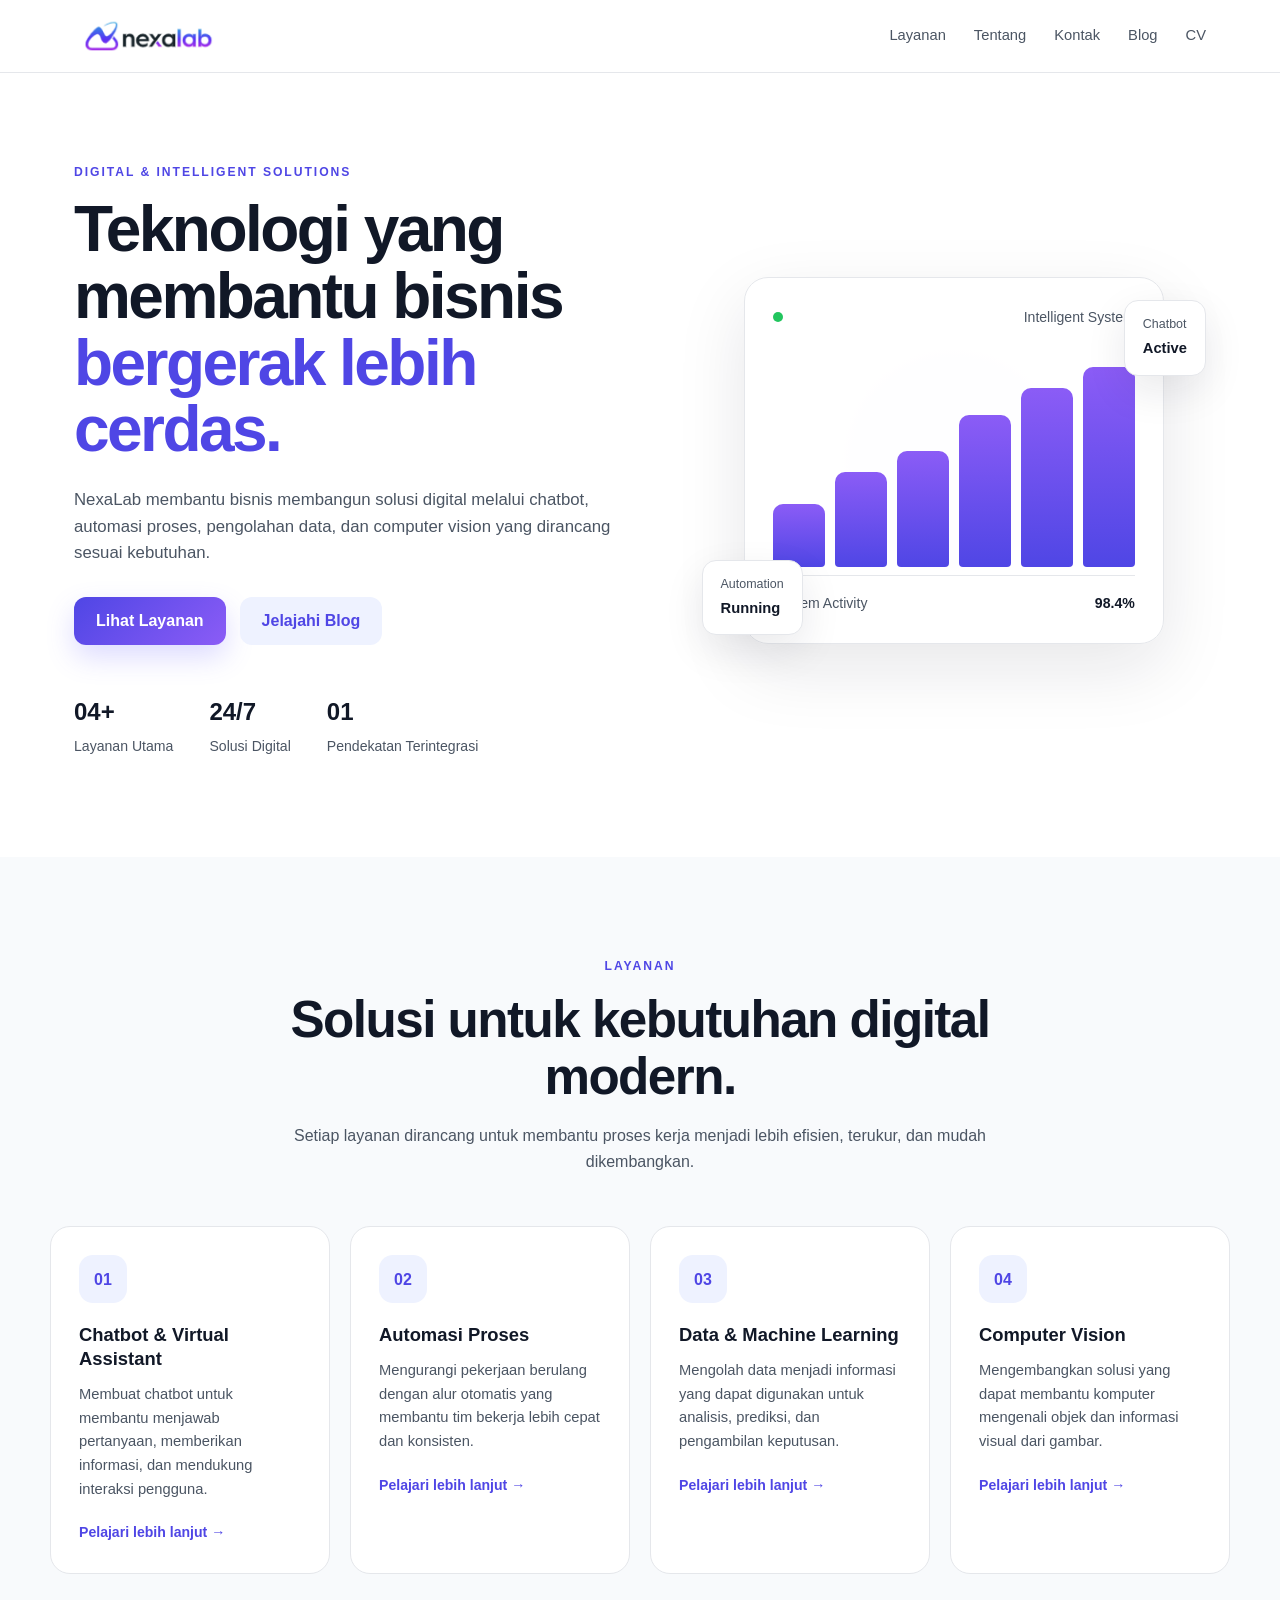
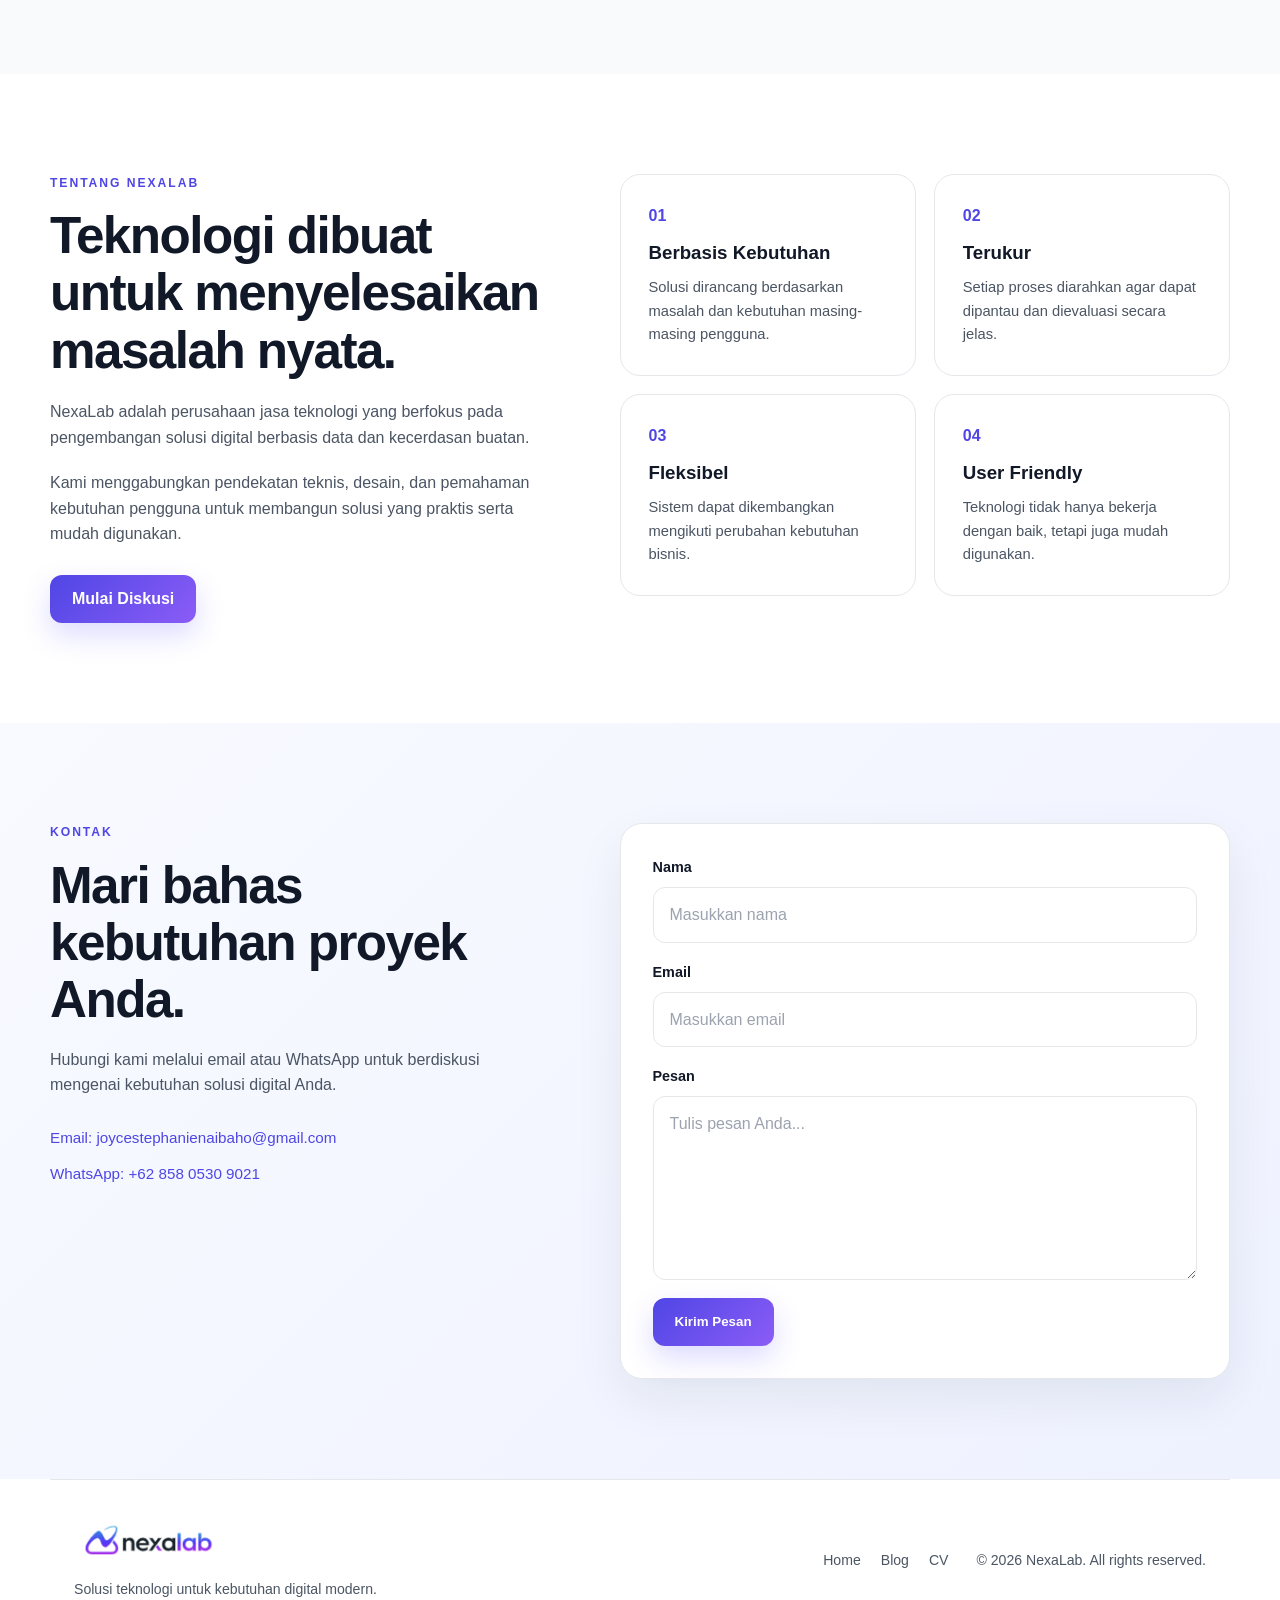
<file: index.html>
<!DOCTYPE html>
<html lang="id">
<head>
    <meta charset="UTF-8">
    <meta name="viewport" content="width=device-width, initial-scale=1.0">

    <title>NexaLab — Solusi Teknologi Cerdas</title>
    <meta name="description" content="NexaLab menyediakan solusi teknologi digital seperti chatbot, automasi proses, pengolahan data, dan computer vision sesuai kebutuhan bisnis.">

    <!-- External CSS -->
    <link rel="stylesheet" href="assets/css/style.css">
</head>

<body>

    <!-- Navbar -->
    <header class="site-header">

        <nav class="navbar">

            <a href="index.html" class="brand">
                <img
                    src="assets/img/logo-nexalab.webp"
                    alt="NexaLab"
                    width="150"
                    height="40"
                    class="logo-img"
                >
            </a>


            <!-- Hamburger -->
            <button
                class="menu-toggle"
                id="menuToggle"
                type="button"
                aria-label="Buka menu navigasi"
                aria-expanded="false"
                aria-controls="navLinks"
            >
                <span></span>
                <span></span>
                <span></span>
            </button>


            <!-- Navigation -->
            <div class="nav-links" id="navLinks">

                <a href="index.html#layanan">
                    Layanan
                </a>

                <a href="index.html#tentang">
                    Tentang
                </a>

                <a href="index.html#kontak">
                    Kontak
                </a>

                <a href="blog.html">
                    Blog
                </a>

                <a href="cv.html">
                    CV
                </a>

            </div>

        </nav>

    </header>


    <main>

        <!-- Hero -->
        <section class="hero" id="home">

            <div class="hero-content">

                <p class="eyebrow">
                    DIGITAL &amp; INTELLIGENT SOLUTIONS
                </p>

                <h1>
                    Teknologi yang membantu bisnis
                    <span>bergerak lebih cerdas.</span>
                </h1>

                <p class="hero-description">
                    NexaLab membantu bisnis membangun solusi digital melalui
                    chatbot, automasi proses, pengolahan data, dan computer vision
                    yang dirancang sesuai kebutuhan.
                </p>


                <div class="hero-actions">

                    <a
                        href="#layanan"
                        class="btn btn-primary"
                    >
                        Lihat Layanan
                    </a>

                    <a
                        href="blog.html"
                        class="btn btn-secondary"
                    >
                        Jelajahi Blog
                    </a>

                </div>


                <div class="hero-stats">

                    <div class="stat-item">
                        <strong>04+</strong>
                        <span>Layanan Utama</span>
                    </div>

                    <div class="stat-item">
                        <strong>24/7</strong>
                        <span>Solusi Digital</span>
                    </div>

                    <div class="stat-item">
                        <strong>01</strong>
                        <span>Pendekatan Terintegrasi</span>
                    </div>

                </div>

            </div>


            <!-- Visual Hero -->
            <div class="hero-visual">

                <div class="visual-glow"></div>


                <div class="visual-card visual-card-main">

                    <div class="visual-top">

                        <span class="status-dot"></span>

                        <span>
                            Intelligent System
                        </span>

                    </div>


                    <div class="visual-chart">

                        <span style="height: 30%;"></span>
                        <span style="height: 45%;"></span>
                        <span style="height: 55%;"></span>
                        <span style="height: 72%;"></span>
                        <span style="height: 85%;"></span>
                        <span style="height: 95%;"></span>

                    </div>


                    <div class="visual-footer">

                        <span>
                            System Activity
                        </span>

                        <strong>
                            98.4%
                        </strong>

                    </div>

                </div>


                <div class="floating-card floating-one">

                    <span>
                        Chatbot
                    </span>

                    <strong>
                        Active
                    </strong>

                </div>


                <div class="floating-card floating-two">

                    <span>
                        Automation
                    </span>

                    <strong>
                        Running
                    </strong>

                </div>

            </div>

        </section>


        <!-- Layanan -->
        <section
            class="section services-section"
            id="layanan"
        >

            <div class="section-heading">

                <p class="eyebrow">
                    LAYANAN
                </p>

                <h2>
                    Solusi untuk kebutuhan digital modern.
                </h2>

                <p>
                    Setiap layanan dirancang untuk membantu proses kerja
                    menjadi lebih efisien, terukur, dan mudah dikembangkan.
                </p>

            </div>


            <div class="service-grid">


                <!-- Service 1 -->
                <article class="service-card">

                    <div class="service-icon">
                        01
                    </div>

                    <h3>
                        Chatbot &amp; Virtual Assistant
                    </h3>

                    <p>
                        Membuat chatbot untuk membantu menjawab pertanyaan,
                        memberikan informasi, dan mendukung interaksi pengguna.
                    </p>

                    <a href="blog.html">
                        Pelajari lebih lanjut →
                    </a>

                </article>


                <!-- Service 2 -->
                <article class="service-card">

                    <div class="service-icon">
                        02
                    </div>

                    <h3>
                        Automasi Proses
                    </h3>

                    <p>
                        Mengurangi pekerjaan berulang dengan alur otomatis
                        yang membantu tim bekerja lebih cepat dan konsisten.
                    </p>

                    <a href="blog.html">
                        Pelajari lebih lanjut →
                    </a>

                </article>


                <!-- Service 3 -->
                <article class="service-card">

                    <div class="service-icon">
                        03
                    </div>

                    <h3>
                        Data &amp; Machine Learning
                    </h3>

                    <p>
                        Mengolah data menjadi informasi yang dapat digunakan
                        untuk analisis, prediksi, dan pengambilan keputusan.
                    </p>

                    <a href="blog.html">
                        Pelajari lebih lanjut →
                    </a>

                </article>


                <!-- Service 4 -->
                <article class="service-card">

                    <div class="service-icon">
                        04
                    </div>

                    <h3>
                        Computer Vision
                    </h3>

                    <p>
                        Mengembangkan solusi yang dapat membantu komputer
                        mengenali objek dan informasi visual dari gambar.
                    </p>

                    <a href="blog.html">
                        Pelajari lebih lanjut →
                    </a>

                </article>

            </div>

        </section>


        <!-- Tentang -->
        <section
            class="section about-section"
            id="tentang"
        >

            <div class="about-grid">

                <div class="about-text">

                    <p class="eyebrow">
                        TENTANG NEXALAB
                    </p>

                    <h2>
                        Teknologi dibuat untuk menyelesaikan
                        masalah nyata.
                    </h2>

                    <p>
                        NexaLab adalah perusahaan jasa teknologi yang berfokus
                        pada pengembangan solusi digital berbasis data dan
                        kecerdasan buatan.
                    </p>

                    <p>
                        Kami menggabungkan pendekatan teknis, desain, dan
                        pemahaman kebutuhan pengguna untuk membangun solusi
                        yang praktis serta mudah digunakan.
                    </p>


                    <a
                        href="#kontak"
                        class="btn btn-primary"
                    >
                        Mulai Diskusi
                    </a>

                </div>


                <div class="advantage-grid">


                    <article class="advantage-card">

                        <span>
                            01
                        </span>

                        <h3>
                            Berbasis Kebutuhan
                        </h3>

                        <p>
                            Solusi dirancang berdasarkan masalah dan kebutuhan
                            masing-masing pengguna.
                        </p>

                    </article>


                    <article class="advantage-card">

                        <span>
                            02
                        </span>

                        <h3>
                            Terukur
                        </h3>

                        <p>
                            Setiap proses diarahkan agar dapat dipantau dan
                            dievaluasi secara jelas.
                        </p>

                    </article>


                    <article class="advantage-card">

                        <span>
                            03
                        </span>

                        <h3>
                            Fleksibel
                        </h3>

                        <p>
                            Sistem dapat dikembangkan mengikuti perubahan
                            kebutuhan bisnis.
                        </p>

                    </article>


                    <article class="advantage-card">

                        <span>
                            04
                        </span>

                        <h3>
                            User Friendly
                        </h3>

                        <p>
                            Teknologi tidak hanya bekerja dengan baik,
                            tetapi juga mudah digunakan.
                        </p>

                    </article>

                </div>

            </div>

        </section>


        <!-- Kontak -->
        <section
            class="section contact-section"
            id="kontak"
        >

            <div class="contact-wrapper">


                <!-- Contact Information -->
                <div class="contact-info">

                    <p class="eyebrow">
                        KONTAK
                    </p>

                    <h2>
                        Mari bahas kebutuhan proyek Anda.
                    </h2>

                    <p>
                        Hubungi kami melalui email atau WhatsApp untuk
                        berdiskusi mengenai kebutuhan solusi digital Anda.
                    </p>


                    <div class="contact-list">

                        <a
                            href="mailto:joycestephanienaibaho@gmail.com"
                            class="contact-link"
                        >
                            Email:
                            joycestephanienaibaho@gmail.com
                        </a>


                        <a
                            href="https://wa.me/6285805309021"
                            target="_blank"
                            rel="noopener noreferrer"
                            class="contact-link"
                        >
                            WhatsApp:
                            +62 858 0530 9021
                        </a>

                    </div>

                </div>


                <!-- Contact Form -->
                <form
                    class="contact-form"
                    id="contactForm"
                >

                    <div class="form-group">

                        <label for="nama">
                            Nama
                        </label>

                        <input
                            type="text"
                            id="nama"
                            name="nama"
                            placeholder="Masukkan nama"
                            required
                        >

                    </div>


                    <div class="form-group">

                        <label for="email">
                            Email
                        </label>

                        <input
                            type="email"
                            id="email"
                            name="email"
                            placeholder="Masukkan email"
                            required
                        >

                    </div>


                    <div class="form-group">

                        <label for="pesan">
                            Pesan
                        </label>

                        <textarea
                            id="pesan"
                            name="pesan"
                            rows="6"
                            placeholder="Tulis pesan Anda..."
                            required
                        ></textarea>

                    </div>


                    <button
                        type="submit"
                        class="btn btn-primary"
                    >
                        Kirim Pesan
                    </button>

                </form>

            </div>

        </section>

    </main>


    <!-- Footer -->
    <footer class="footer">

        <div>

            <a
                href="index.html"
                class="brand"
            >

                <img
                    src="assets/img/logo-nexalab.webp"
                    alt="NexaLab"
                    width="150"
                    height="40"
                    class="logo-img"
                >

            </a>

            <p>
                Solusi teknologi untuk kebutuhan digital modern.
            </p>

        </div>


        <div class="footer-links">

            <a href="index.html">
                Home
            </a>

            <a href="blog.html">
                Blog
            </a>

            <a href="cv.html">
                CV
            </a>

        </div>


        <p class="copyright">
            © 2026 NexaLab. All rights reserved.
        </p>

    </footer>


    <script>

        // Menu mobile
        const menuToggle =
            document.getElementById("menuToggle");

        const navLinks =
            document.getElementById("navLinks");


        menuToggle.addEventListener("click", function () {

            const isOpen =
                menuToggle.getAttribute("aria-expanded") === "true";


            menuToggle.setAttribute(
                "aria-expanded",
                String(!isOpen)
            );


            menuToggle.classList.toggle("active");

            navLinks.classList.toggle("active");

        });


        // Tutup menu setelah link diklik
        document.querySelectorAll(".nav-links a").forEach(function (link) {

            link.addEventListener("click", function () {

                menuToggle.classList.remove("active");

                navLinks.classList.remove("active");

                menuToggle.setAttribute(
                    "aria-expanded",
                    "false"
                );

            });

        });


        // Form kontak membuka aplikasi email
        const contactForm =
            document.getElementById("contactForm");


        contactForm.addEventListener("submit", function (event) {

            event.preventDefault();


            const nama =
                document.getElementById("nama").value.trim();


            const email =
                document.getElementById("email").value.trim();


            const pesan =
                document.getElementById("pesan").value.trim();


            const subject =
                encodeURIComponent(
                    "Pesan dari " + nama
                );


            const body =
                encodeURIComponent(
                    "Nama: " + nama +
                    "\nEmail: " + email +
                    "\n\nPesan:\n" + pesan
                );


            window.location.href =
                "mailto:joycestephanienaibaho@gmail.com" +
                "?subject=" + subject +
                "&body=" + body;

        });

    </script>

</body>
</html>
</file>
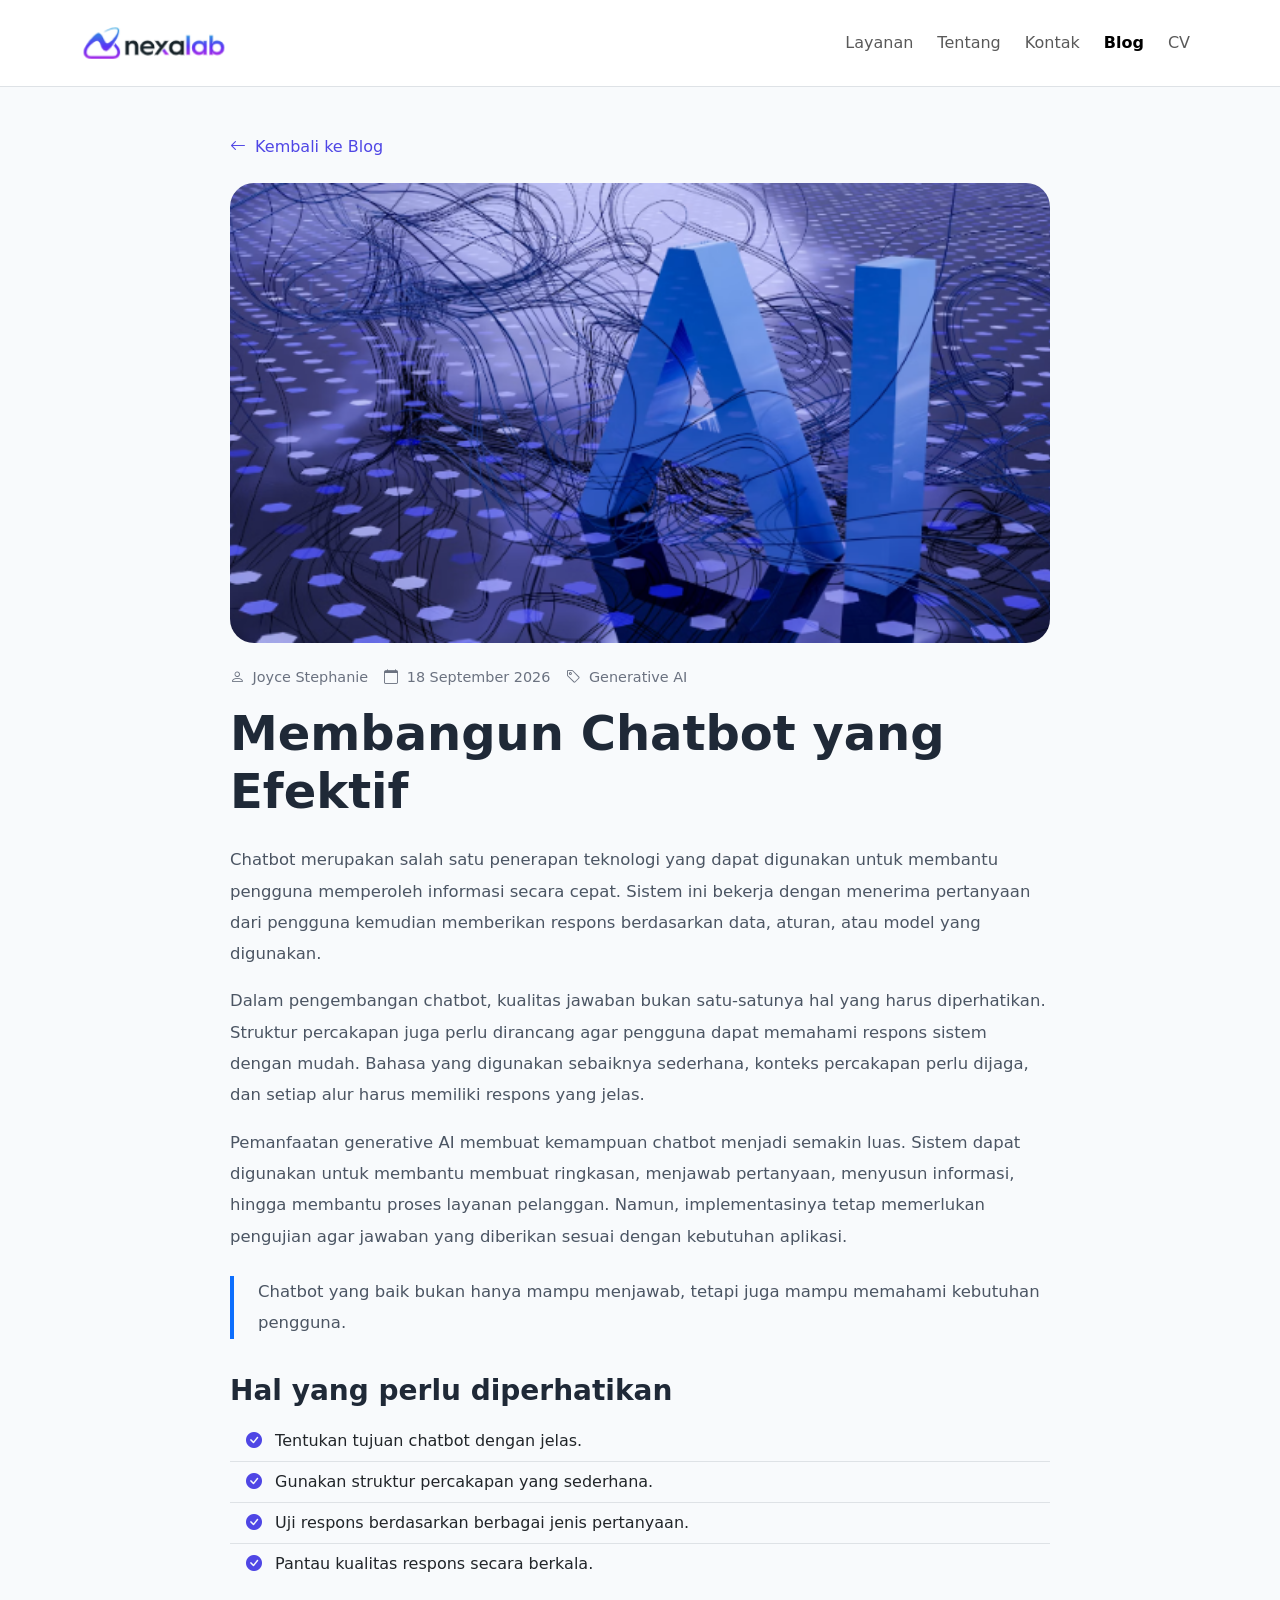
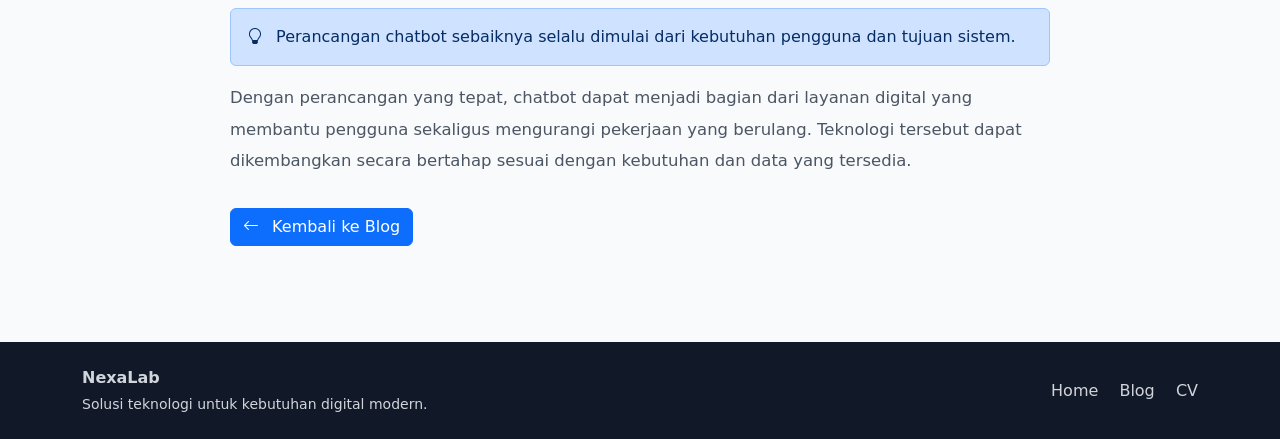
<file: blog-detail.html>
<!DOCTYPE html>
<html lang="id">
<head>
    <meta charset="UTF-8">
    <meta name="viewport" content="width=device-width, initial-scale=1.0">
    <title>Membangun Chatbot yang Efektif — NexaLab</title>
    <meta name="description" content="Artikel NexaLab tentang prinsip dasar membangun chatbot yang efektif, terstruktur, relevan, dan mudah digunakan.">

    <link
        href="https://cdn.jsdelivr.net/npm/bootstrap@5.3.3/dist/css/bootstrap.min.css"
        rel="stylesheet"
    >

    <link
        href="https://cdn.jsdelivr.net/npm/bootstrap-icons@1.11.3/font/bootstrap-icons.css"
        rel="stylesheet"
    >

    <style>
        body {
            background: #f8fafc;
            color: #1f2937;
        }

        .navbar-brand {
            font-weight: 700;
        }
        .logo-img {
            width: 145px;
            height: auto;
            display: block;
        }

        .back-link {
            color: #4f46e5 !important;
            text-decoration: none;
        }

        .back-link:hover {
            color: #4338ca !important;
            text-decoration: underline;
        }

        .icon-primary {
            color: #4f46e5 !important;
        }

        @media (max-width: 991.98px) {
            .logo-img {
                width: 132px;
            }
        }

        .article-cover {
            width: 100%;
            max-height: 460px;
            object-fit: cover;
            border-radius: 24px;
        }

        .article-content {
            max-width: 820px;
            margin: 0 auto;
        }

        .article-content p {
            font-size: 1.03rem;
            line-height: 1.9;
            color: #4b5563;
        }

        .article-content h2 {
            margin-top: 35px;
            margin-bottom: 14px;
        }

        .meta {
            color: #6b7280;
            font-size: 0.9rem;
        }

        .footer {
            background: #111827;
            color: #d1d5db;
        }

        .footer a {
            color: #d1d5db;
            text-decoration: none;
        }

        .footer a:hover {
            color: white;
        }
    </style>
</head>
<body>

    <nav class="navbar navbar-expand-lg bg-white border-bottom sticky-top">
        <div class="container py-2">

            <a class="navbar-brand d-flex align-items-center" href="index.html">
                <img
                    src="assets/img/logo-nexalab.webp"
                    alt="NexaLab"
                    width="145"
                    height="39"
                    class="logo-img"
                >
            </a>

            <button
                class="navbar-toggler"
                type="button"
                data-bs-toggle="collapse"
                data-bs-target="#navbarMain"
                aria-controls="navbarMain"
                aria-expanded="false"
                aria-label="Toggle navigation"
            >
                <span class="navbar-toggler-icon"></span>
            </button>

            <div class="collapse navbar-collapse" id="navbarMain">
                <ul class="navbar-nav ms-auto gap-lg-2">
                    <li class="nav-item"><a class="nav-link" href="index.html#layanan">Layanan</a></li>
                    <li class="nav-item"><a class="nav-link" href="index.html#tentang">Tentang</a></li>
                    <li class="nav-item"><a class="nav-link" href="index.html#kontak">Kontak</a></li>
                    <li class="nav-item"><a class="nav-link active fw-semibold" href="blog.html">Blog</a></li>
                    <li class="nav-item"><a class="nav-link" href="cv.html">CV</a></li>
                </ul>
            </div>
        </div>
    </nav>

    <main>

        <section class="container py-5">

            <div class="article-content">

                <a
                    href="blog.html"
                    class="back-link d-inline-block mb-4"
                >
                    <i class="bi bi-arrow-left me-1"></i>
                    Kembali ke Blog
                </a>

                <img
                    src="assets/img/blog-chatbot.webp"
                    alt="Ilustrasi chatbot"
                    width="764"
                    height="508"
                    fetchpriority="high"
                    decoding="async"
                    class="article-cover mb-4"
                >

                <div class="d-flex flex-wrap gap-3 meta mb-3">
                    <span>
                        <i class="bi bi-person me-1"></i>
                        Joyce Stephanie
                    </span>

                    <span>
                        <i class="bi bi-calendar me-1"></i>
                        18 September 2026
                    </span>

                    <span>
                        <i class="bi bi-tag me-1"></i>
                        Generative AI
                    </span>
                </div>

                <h1 class="display-5 fw-bold mb-4">
                    Membangun Chatbot yang Efektif
                </h1>

                <p>
                    Chatbot merupakan salah satu penerapan teknologi yang
                    dapat digunakan untuk membantu pengguna memperoleh
                    informasi secara cepat. Sistem ini bekerja dengan menerima
                    pertanyaan dari pengguna kemudian memberikan respons
                    berdasarkan data, aturan, atau model yang digunakan.
                </p>

                <p>
                    Dalam pengembangan chatbot, kualitas jawaban bukan satu-satunya
                    hal yang harus diperhatikan. Struktur percakapan juga perlu
                    dirancang agar pengguna dapat memahami respons sistem dengan
                    mudah. Bahasa yang digunakan sebaiknya sederhana, konteks
                    percakapan perlu dijaga, dan setiap alur harus memiliki
                    respons yang jelas.
                </p>

                <p>
                    Pemanfaatan generative AI membuat kemampuan chatbot menjadi
                    semakin luas. Sistem dapat digunakan untuk membantu membuat
                    ringkasan, menjawab pertanyaan, menyusun informasi, hingga
                    membantu proses layanan pelanggan. Namun, implementasinya
                    tetap memerlukan pengujian agar jawaban yang diberikan sesuai
                    dengan kebutuhan aplikasi.
                </p>

                <blockquote class="blockquote border-start border-primary border-4 ps-4 my-4">
                    <p class="mb-0">
                        Chatbot yang baik bukan hanya mampu menjawab,
                        tetapi juga mampu memahami kebutuhan pengguna.
                    </p>
                </blockquote>

                <h2 class="h3 fw-bold">
                    Hal yang perlu diperhatikan
                </h2>

                <ul class="list-group list-group-flush mb-4">
                    <li class="list-group-item bg-transparent">
                        <i class="bi bi-check-circle-fill icon-primary me-2"></i>
                        Tentukan tujuan chatbot dengan jelas.
                    </li>

                    <li class="list-group-item bg-transparent">
                        <i class="bi bi-check-circle-fill icon-primary me-2"></i>
                        Gunakan struktur percakapan yang sederhana.
                    </li>

                    <li class="list-group-item bg-transparent">
                        <i class="bi bi-check-circle-fill icon-primary me-2"></i>
                        Uji respons berdasarkan berbagai jenis pertanyaan.
                    </li>

                    <li class="list-group-item bg-transparent">
                        <i class="bi bi-check-circle-fill icon-primary me-2"></i>
                        Pantau kualitas respons secara berkala.
                    </li>
                </ul>

                <div class="alert alert-primary" role="alert">
                    <i class="bi bi-lightbulb me-2"></i>
                    Perancangan chatbot sebaiknya selalu dimulai dari
                    kebutuhan pengguna dan tujuan sistem.
                </div>

                <p>
                    Dengan perancangan yang tepat, chatbot dapat menjadi bagian
                    dari layanan digital yang membantu pengguna sekaligus
                    mengurangi pekerjaan yang berulang. Teknologi tersebut dapat
                    dikembangkan secara bertahap sesuai dengan kebutuhan dan
                    data yang tersedia.
                </p>

                <a href="blog.html" class="btn btn-primary mt-3">
                    <i class="bi bi-arrow-left me-2"></i>
                    Kembali ke Blog
                </a>

            </div>

        </section>

    </main>

    <footer class="footer py-4 mt-5">
        <div class="container">
            <div class="row align-items-center g-3">
                <div class="col-md-6">
                    <strong>NexaLab</strong>
                    <div class="small mt-1">
                        Solusi teknologi untuk kebutuhan digital modern.
                    </div>
                </div>

                <div class="col-md-6 text-md-end">
                    <a href="index.html" class="me-3">Home</a>
                    <a href="blog.html" class="me-3">Blog</a>
                    <a href="cv.html">CV</a>
                </div>
            </div>
        </div>
    </footer>

    <script
        src="https://cdn.jsdelivr.net/npm/bootstrap@5.3.3/dist/js/bootstrap.bundle.min.js">
    </script>

</body>
</html>
</file>
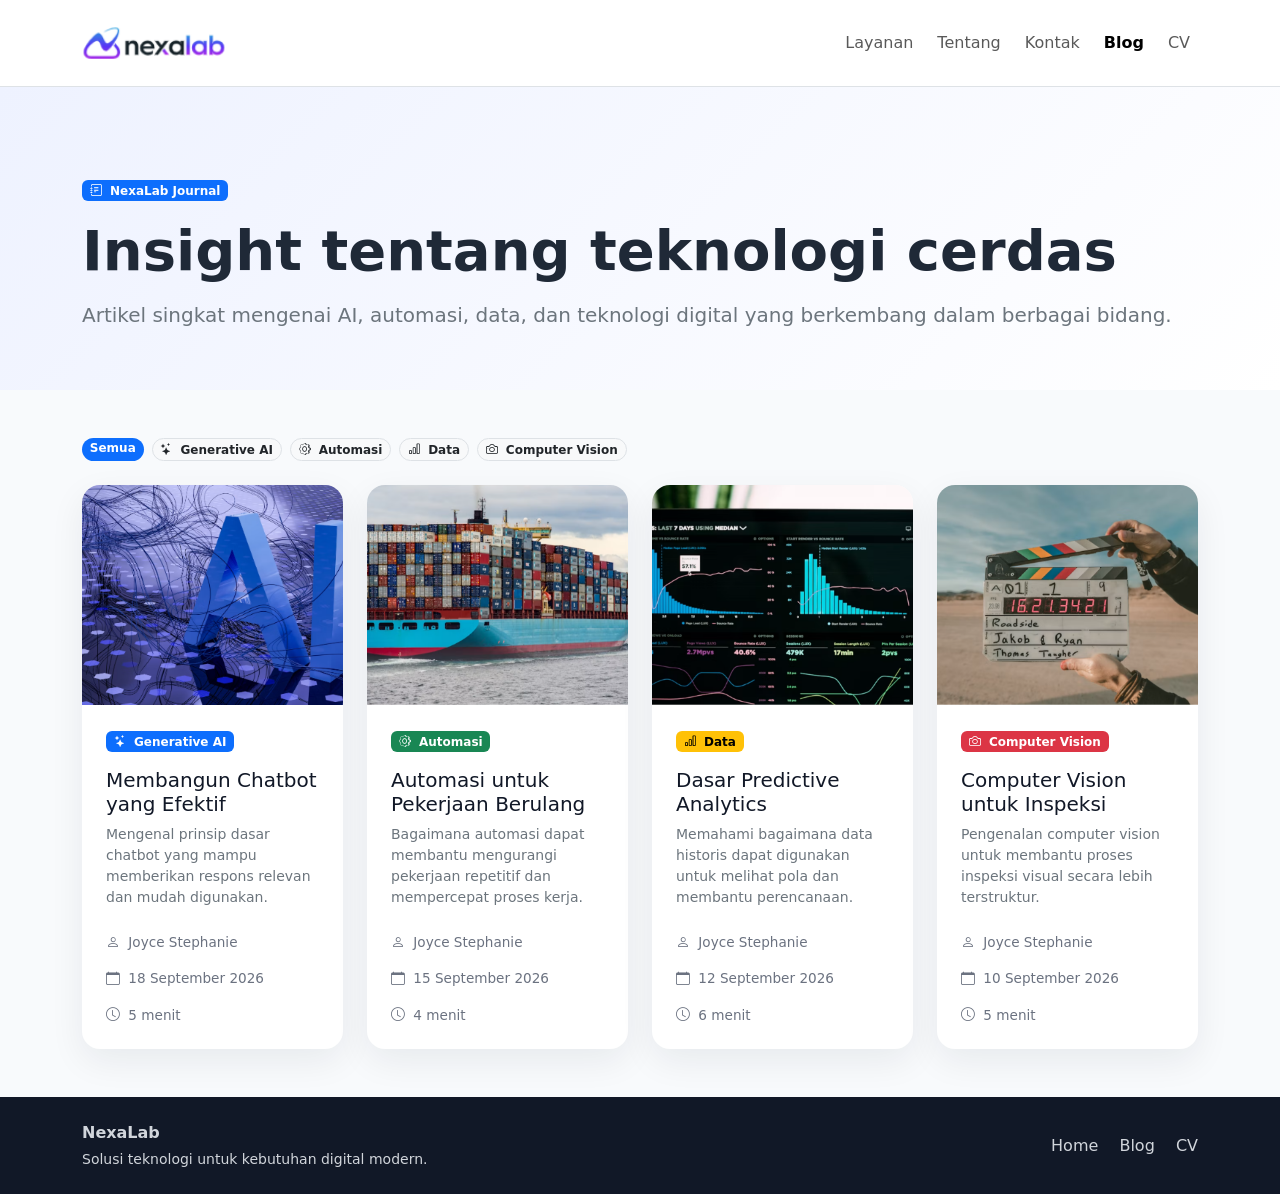
<file: blog.html>
<!DOCTYPE html>
<html lang="id">
<head>
    <meta charset="UTF-8">
    <meta name="viewport" content="width=device-width, initial-scale=1.0">

    <title>Blog — NexaLab</title>
    <meta name="description" content="Blog NexaLab membahas chatbot, automasi, predictive analytics, dan computer vision dalam penerapan teknologi digital.">

    <!-- Bootstrap 5 -->
    <link
        href="https://cdn.jsdelivr.net/npm/bootstrap@5.3.3/dist/css/bootstrap.min.css"
        rel="stylesheet"
    >

    <!-- Bootstrap Icons -->
    <link
        href="https://cdn.jsdelivr.net/npm/bootstrap-icons@1.11.3/font/bootstrap-icons.css"
        rel="stylesheet"
    >

    <style>
        body {
            background: #f8fafc;
            color: #1f2937;
        }

        .navbar-brand {
            font-weight: 700;
        }
        .logo-img {
            width: 145px;
            height: auto;
            display: block;
        }

        @media (max-width: 991.98px) {
            .logo-img {
                width: 132px;
            }
        }

        .blog-hero {
            padding: 90px 0 60px;
            background: linear-gradient(135deg, #eef2ff, #ffffff);
        }

        .article-card {
            height: 100%;
            overflow: hidden;
            border: 0;
            border-radius: 18px;
            box-shadow: 0 12px 35px rgba(15, 23, 42, 0.07);
            transition:
                transform 0.25s ease,
                box-shadow 0.25s ease;
        }

        .article-card:hover {
            transform: translateY(-5px);
            box-shadow: 0 18px 45px rgba(15, 23, 42, 0.11);
        }

        .article-card img {
            width: 100%;
            height: 220px;
            object-fit: cover;
        }

        .article-title {
            color: #111827;
            text-decoration: none;
        }

        .article-title:hover {
            color: #4f46e5;
        }

        .meta {
            color: #6b7280;
            font-size: 0.85rem;
        }

        .footer {
            background: #111827;
            color: #d1d5db;
        }

        .footer a {
            color: #d1d5db;
            text-decoration: none;
        }

        .footer a:hover {
            color: #ffffff;
        }
    </style>
</head>

<body>

    <!-- Navbar -->
    <nav class="navbar navbar-expand-lg bg-white border-bottom sticky-top">

        <div class="container py-2">

            <a
                class="navbar-brand d-flex align-items-center"
                href="index.html"
            >
                <img
                    src="assets/img/logo-nexalab.webp"
                    alt="NexaLab"
                    width="145"
                    height="39"
                    class="logo-img"
                >
            </a>


            <button
                class="navbar-toggler"
                type="button"
                data-bs-toggle="collapse"
                data-bs-target="#navbarMain"
                aria-controls="navbarMain"
                aria-expanded="false"
                aria-label="Toggle navigation"
            >
                <span class="navbar-toggler-icon"></span>
            </button>


            <div
                class="collapse navbar-collapse"
                id="navbarMain"
            >

                <ul class="navbar-nav ms-auto gap-lg-2">

                    <li class="nav-item">
                        <a
                            class="nav-link"
                            href="index.html#layanan"
                        >
                            Layanan
                        </a>
                    </li>

                    <li class="nav-item">
                        <a
                            class="nav-link"
                            href="index.html#tentang"
                        >
                            Tentang
                        </a>
                    </li>

                    <li class="nav-item">
                        <a
                            class="nav-link"
                            href="index.html#kontak"
                        >
                            Kontak
                        </a>
                    </li>

                    <li class="nav-item">
                        <a
                            class="nav-link active fw-semibold"
                            href="blog.html"
                        >
                            Blog
                        </a>
                    </li>

                    <li class="nav-item">
                        <a
                            class="nav-link"
                            href="cv.html"
                        >
                            CV
                        </a>
                    </li>

                </ul>

            </div>

        </div>

    </nav>


    <main>

        <!-- Header Blog -->
        <header class="blog-hero">

            <div class="container">

                <span class="badge text-bg-primary mb-3">
                    <i class="bi bi-journal-text me-1"></i>
                    NexaLab Journal
                </span>

                <h1 class="display-4 fw-bold">
                    Insight tentang teknologi cerdas
                </h1>

                <p class="lead text-secondary mt-3 mb-0">
                    Artikel singkat mengenai AI, automasi, data, dan
                    teknologi digital yang berkembang dalam berbagai bidang.
                </p>

            </div>

        </header>


        <!-- Daftar Blog -->
        <section class="container py-5">

            <!-- Filter -->
            <div class="d-flex flex-wrap gap-2 mb-4">

                <span class="badge rounded-pill text-bg-primary">
                    Semua
                </span>

                <span class="badge rounded-pill text-bg-light text-dark border">
                    <i class="bi bi-stars me-1"></i>
                    Generative AI
                </span>

                <span class="badge rounded-pill text-bg-light text-dark border">
                    <i class="bi bi-gear me-1"></i>
                    Automasi
                </span>

                <span class="badge rounded-pill text-bg-light text-dark border">
                    <i class="bi bi-bar-chart me-1"></i>
                    Data
                </span>

                <span class="badge rounded-pill text-bg-light text-dark border">
                    <i class="bi bi-camera me-1"></i>
                    Computer Vision
                </span>

            </div>


            <div class="row g-4">

                <!-- Artikel 1 -->
                <div class="col-md-6 col-xl-3">

                    <article class="card article-card">

                        <img
                            src="assets/img/blog-chatbot.webp"
                            width="764"
                            height="508"
                            class="card-img-top"
                            alt="Ilustrasi chatbot"
                        >

                        <div class="card-body p-4">

                            <span class="badge text-bg-primary mb-3">
                                <i class="bi bi-stars me-1"></i>
                                Generative AI
                            </span>

                            <h2 class="h5">
                                <a
                                    href="blog-detail.html"
                                    class="article-title"
                                >
                                    Membangun Chatbot yang Efektif
                                </a>
                            </h2>

                            <p class="text-secondary small">
                                Mengenal prinsip dasar chatbot yang mampu
                                memberikan respons relevan dan mudah digunakan.
                            </p>

                            <div class="meta mt-4 d-flex flex-wrap gap-3">

                                <span>
                                    <i class="bi bi-person me-1"></i>
                                    Joyce Stephanie
                                </span>

                                <span>
                                    <i class="bi bi-calendar me-1"></i>
                                    18 September 2026
                                </span>

                                <span>
                                    <i class="bi bi-clock me-1"></i>
                                    5 menit
                                </span>

                            </div>

                        </div>

                    </article>

                </div>


                <!-- Artikel 2 -->
                <div class="col-md-6 col-xl-3">

                    <article class="card article-card">

                        <img
                            src="assets/img/blog-automation.webp"
                            width="764"
                            height="508"
                            class="card-img-top"
                            alt="Ilustrasi automasi"
                        >

                        <div class="card-body p-4">

                            <span class="badge text-bg-success mb-3">
                                <i class="bi bi-gear me-1"></i>
                                Automasi
                            </span>

                            <h2 class="h5">
                                <a
                                    href="blog-detail.html"
                                    class="article-title"
                                >
                                    Automasi untuk Pekerjaan Berulang
                                </a>
                            </h2>

                            <p class="text-secondary small">
                                Bagaimana automasi dapat membantu mengurangi
                                pekerjaan repetitif dan mempercepat proses kerja.
                            </p>

                            <div class="meta mt-4 d-flex flex-wrap gap-3">

                                <span>
                                    <i class="bi bi-person me-1"></i>
                                    Joyce Stephanie
                                </span>

                                <span>
                                    <i class="bi bi-calendar me-1"></i>
                                    15 September 2026
                                </span>

                                <span>
                                    <i class="bi bi-clock me-1"></i>
                                    4 menit
                                </span>

                            </div>

                        </div>

                    </article>

                </div>


                <!-- Artikel 3 -->
                <div class="col-md-6 col-xl-3">

                    <article class="card article-card">

                        <img
                            src="assets/img/blog-data.webp"
                            width="764"
                            height="508"
                            class="card-img-top"
                            alt="Ilustrasi data analytics"
                        >

                        <div class="card-body p-4">

                            <span class="badge text-bg-warning mb-3">
                                <i class="bi bi-bar-chart me-1"></i>
                                Data
                            </span>

                            <h2 class="h5">
                                <a
                                    href="blog-detail.html"
                                    class="article-title"
                                >
                                    Dasar Predictive Analytics
                                </a>
                            </h2>

                            <p class="text-secondary small">
                                Memahami bagaimana data historis dapat digunakan
                                untuk melihat pola dan membantu perencanaan.
                            </p>

                            <div class="meta mt-4 d-flex flex-wrap gap-3">

                                <span>
                                    <i class="bi bi-person me-1"></i>
                                    Joyce Stephanie
                                </span>

                                <span>
                                    <i class="bi bi-calendar me-1"></i>
                                    12 September 2026
                                </span>

                                <span>
                                    <i class="bi bi-clock me-1"></i>
                                    6 menit
                                </span>

                            </div>

                        </div>

                    </article>

                </div>


                <!-- Artikel 4 -->
                <div class="col-md-6 col-xl-3">

                    <article class="card article-card">

                        <img
                            src="assets/img/blog-vision.webp"
                            width="764"
                            height="508"
                            class="card-img-top"
                            alt="Ilustrasi computer vision"
                        >

                        <div class="card-body p-4">

                            <span class="badge text-bg-danger mb-3">
                                <i class="bi bi-camera me-1"></i>
                                Computer Vision
                            </span>

                            <h2 class="h5">
                                <a
                                    href="blog-detail.html"
                                    class="article-title"
                                >
                                    Computer Vision untuk Inspeksi
                                </a>
                            </h2>

                            <p class="text-secondary small">
                                Pengenalan computer vision untuk membantu proses
                                inspeksi visual secara lebih terstruktur.
                            </p>

                            <div class="meta mt-4 d-flex flex-wrap gap-3">

                                <span>
                                    <i class="bi bi-person me-1"></i>
                                    Joyce Stephanie
                                </span>

                                <span>
                                    <i class="bi bi-calendar me-1"></i>
                                    10 September 2026
                                </span>

                                <span>
                                    <i class="bi bi-clock me-1"></i>
                                    5 menit
                                </span>

                            </div>

                        </div>

                    </article>

                </div>

            </div>

        </section>

    </main>


    <!-- Footer -->
    <footer class="footer py-4">

        <div class="container">

            <div class="row align-items-center g-3">

                <div class="col-md-6">

                    <strong>
                        NexaLab
                    </strong>

                    <div class="small mt-1">
                        Solusi teknologi untuk kebutuhan digital modern.
                    </div>

                </div>


                <div class="col-md-6 text-md-end">

                    <a
                        href="index.html"
                        class="me-3"
                    >
                        Home
                    </a>

                    <a
                        href="blog.html"
                        class="me-3"
                    >
                        Blog
                    </a>

                    <a href="cv.html">
                        CV
                    </a>

                </div>

            </div>

        </div>

    </footer>


    <script
        src="https://cdn.jsdelivr.net/npm/bootstrap@5.3.3/dist/js/bootstrap.bundle.min.js"
    ></script>

</body>
</html>
</file>
<file: assets/css/style.css>
:root {
    --primary: #4f46e5;
    --primary-dark: #4f46e5;
    --secondary: #8b5cf6;

    --dark: #111827;
    --text: #4b5563;

    --light: #f8fafc;
    --white: #ffffff;

    --border: #e5e7eb;
    --soft: #eef2ff;
}


* {
    margin: 0;
    padding: 0;
    box-sizing: border-box;
}


html {
    scroll-behavior: smooth;
}


body {
    font-family: Arial, Helvetica, sans-serif;
    color: var(--dark);
    background: var(--white);
    line-height: 1.6;
}


a {
    color: inherit;
    text-decoration: none;
}




.logo-img {
    display: block;
    width: 150px;
    height: 40px;
    object-fit: contain;
}

@media (max-width: 700px) {
    .logo-img {
        width: 132px;
        height: auto;
    }
}

/* =========================
   NAVBAR
========================= */

.site-header {
    position: sticky;
    top: 0;
    z-index: 1000;

    background: rgba(255, 255, 255, 0.96);
    backdrop-filter: blur(12px);

    border-bottom: 1px solid var(--border);
}


.navbar {
    position: relative;

    max-width: 1180px;
    margin: 0 auto;

    padding: 16px 24px;

    display: flex;
    align-items: center;
    justify-content: space-between;
}


.brand {
    display: inline-flex;
    align-items: center;
    gap: 10px;

    color: var(--primary);

    font-size: 1.1rem;
    font-weight: 700;
}


.brand-mark {
    width: 36px;
    height: 36px;

    display: grid;
    place-items: center;

    border-radius: 10px;

    color: var(--white);

    background: linear-gradient(
        135deg,
        var(--primary),
        var(--secondary)
    );

    font-weight: 700;
}


.nav-links {
    display: flex;
    align-items: center;
    gap: 28px;
}


.nav-links a {
    color: var(--text);

    font-size: 0.92rem;

    transition:
        color 0.25s ease,
        background 0.25s ease;
}


.nav-links a:hover {
    color: var(--primary);
}


/* Hamburger */

.menu-toggle {
    display: none;

    width: 44px;
    height: 40px;

    padding: 8px;

    border: 1px solid var(--border);
    border-radius: 10px;

    background: var(--white);

    cursor: pointer;

    flex-direction: column;
    align-items: center;
    justify-content: center;

    gap: 5px;

    transition:
        border-color 0.25s ease,
        background 0.25s ease;
}


.menu-toggle:hover {
    border-color: var(--primary);
    background: var(--soft);
}


.menu-toggle span {
    display: block;

    width: 22px;
    height: 2px;

    border-radius: 4px;

    background: var(--dark);

    transition:
        transform 0.25s ease,
        opacity 0.25s ease;
}


/* Hamburger berubah menjadi X */

.menu-toggle.active span:nth-child(1) {
    transform: translateY(7px) rotate(45deg);
}


.menu-toggle.active span:nth-child(2) {
    opacity: 0;
}


.menu-toggle.active span:nth-child(3) {
    transform: translateY(-7px) rotate(-45deg);
}


/* =========================
   HERO
========================= */

.hero {
    max-width: 1180px;
    margin: 0 auto;

    padding: 90px 24px 100px;

    display: grid;
    grid-template-columns: 1.05fr 0.95fr;

    gap: 70px;

    align-items: center;
}


.eyebrow {
    margin-bottom: 14px;

    color: var(--primary);

    font-size: 0.76rem;
    font-weight: 700;

    letter-spacing: 0.16em;
}


.hero h1 {
    max-width: 680px;

    font-size: clamp(
        2.8rem,
        5vw,
        5rem
    );

    line-height: 1.04;

    letter-spacing: -0.04em;
}


.hero h1 span {
    color: var(--primary);
}


.hero-description {
    max-width: 620px;

    margin-top: 24px;

    color: var(--text);

    font-size: 1.05rem;
}


.hero-actions {
    display: flex;

    gap: 14px;

    flex-wrap: wrap;

    margin-top: 30px;
}


.btn {
    display: inline-flex;

    align-items: center;
    justify-content: center;

    min-height: 48px;

    padding: 0 22px;

    border: none;
    border-radius: 12px;

    font-weight: 600;

    cursor: pointer;

    transition:
        transform 0.25s ease,
        box-shadow 0.25s ease,
        background 0.25s ease;
}


.btn:hover {
    transform: translateY(-2px);
}


.btn-primary {
    color: var(--white);

    background: linear-gradient(
        135deg,
        var(--primary),
        var(--secondary)
    );

    box-shadow:
        0 12px 28px
        rgba(99, 91, 255, 0.22);
}


.btn-primary:hover {
    box-shadow:
        0 16px 34px
        rgba(99, 91, 255, 0.3);
}


.btn-secondary {
    color: var(--primary);

    background: var(--soft);
}


.hero-stats {
    display: flex;

    gap: 36px;

    flex-wrap: wrap;

    margin-top: 48px;
}


.stat-item {
    display: flex;

    flex-direction: column;

    gap: 3px;
}


.stat-item strong {
    font-size: 1.5rem;
}


.stat-item span {
    color: var(--text);

    font-size: 0.88rem;
}


/* =========================
   HERO VISUAL
========================= */

.hero-visual {
    position: relative;

    min-height: 480px;

    display: grid;

    place-items: center;
}


.visual-glow {
    position: absolute;

    width: 360px;
    height: 360px;

    border-radius: 50%;

    background:
        radial-gradient(
            circle,
            rgba(99, 91, 255, 0.18),
            transparent 70%
        );
}


.visual-card {
    position: relative;

    z-index: 2;
}


.visual-card-main {
    width: min(420px, 100%);

    padding: 28px;

    border: 1px solid var(--border);

    border-radius: 24px;

    background: rgba(
        255,
        255,
        255,
        0.96
    );

    box-shadow:
        0 24px 70px
        rgba(17, 24, 39, 0.1);
}


.visual-top,
.visual-footer {
    display: flex;

    align-items: center;

    justify-content: space-between;

    gap: 16px;
}


.visual-top {
    color: var(--text);

    font-size: 0.88rem;
}


.status-dot {
    width: 10px;
    height: 10px;

    margin-right: auto;

    border-radius: 50%;

    background: #22c55e;
}


.visual-chart {
    height: 220px;

    margin-top: 28px;

    padding-bottom: 8px;

    display: flex;

    align-items: end;

    gap: 10px;

    border-bottom: 1px solid var(--border);
}


.visual-chart span {
    flex: 1;

    border-radius:
        10px 10px 4px 4px;

    background: linear-gradient(
        180deg,
        var(--secondary),
        var(--primary)
    );
}


.visual-footer {
    margin-top: 16px;

    color: var(--text);

    font-size: 0.88rem;
}


.visual-footer strong {
    color: var(--dark);
}


.floating-card {
    position: absolute;

    z-index: 3;

    padding: 14px 18px;

    border: 1px solid var(--border);

    border-radius: 14px;

    background: var(--white);

    box-shadow:
        0 15px 40px
        rgba(17, 24, 39, 0.09);

    display: flex;

    flex-direction: column;

    gap: 2px;
}


.floating-card span {
    color: var(--text);

    font-size: 0.78rem;
}


.floating-card strong {
    font-size: 0.92rem;
}


.floating-one {
    top: 80px;

    right: 0;
}


.floating-two {
    bottom: 65px;

    left: 0;
}


/* =========================
   SECTION
========================= */

.section {
    padding: 100px 24px;
}


/* =========================
   SERVICES
========================= */

.services-section {
    background: var(--light);
}


.section-heading {
    max-width: 720px;

    margin: 0 auto 52px;

    text-align: center;
}


.section-heading h2,
.about-text h2,
.contact-info h2 {
    font-size: clamp(
        2rem,
        4vw,
        3.2rem
    );

    line-height: 1.12;

    letter-spacing: -0.03em;
}


.section-heading > p:last-child {
    margin-top: 18px;

    color: var(--text);
}


.service-grid {
    max-width: 1180px;

    margin: 0 auto;

    display: grid;

    grid-template-columns:
        repeat(4, 1fr);

    gap: 20px;
}


.service-card,
.advantage-card {
    padding: 28px;

    border: 1px solid var(--border);

    border-radius: 20px;

    background: var(--white);

    transition:
        transform 0.25s ease,
        box-shadow 0.25s ease;
}


.service-card:hover,
.advantage-card:hover {
    transform: translateY(-5px);

    box-shadow:
        0 18px 40px
        rgba(17, 24, 39, 0.08);
}


.service-icon {
    width: 48px;
    height: 48px;

    display: grid;

    place-items: center;

    border-radius: 14px;

    color: var(--primary);

    background: var(--soft);

    font-weight: 700;
}


.service-card h3 {
    margin-top: 20px;

    font-size: 1.15rem;

    line-height: 1.3;
}


.service-card p {
    margin-top: 12px;

    color: var(--text);

    font-size: 0.92rem;
}


.service-card a {
    display: inline-block;

    margin-top: 20px;

    color: var(--primary);

    font-size: 0.88rem;

    font-weight: 600;
}


.service-card a:hover {
    text-decoration: underline;
}


/* =========================
   ABOUT
========================= */

.about-section {
    background: var(--white);
}


.about-grid {
    max-width: 1180px;

    margin: 0 auto;

    display: grid;

    grid-template-columns:
        0.9fr 1.1fr;

    gap: 70px;

    align-items: start;
}


.about-text > p:not(.eyebrow) {
    margin-top: 20px;

    color: var(--text);
}


.about-text .btn {
    margin-top: 28px;
}


.advantage-grid {
    display: grid;

    grid-template-columns:
        repeat(2, 1fr);

    gap: 18px;
}


.advantage-card span {
    color: var(--primary);

    font-weight: 700;
}


.advantage-card h3 {
    margin-top: 10px;
}


.advantage-card p {
    margin-top: 8px;

    color: var(--text);

    font-size: 0.92rem;
}


/* =========================
   CONTACT
========================= */

.contact-section {
    background:
        linear-gradient(
            135deg,
            #f8faff,
            #eef2ff
        );
}


.contact-wrapper {
    max-width: 1180px;

    margin: 0 auto;

    display: grid;

    grid-template-columns:
        0.9fr 1.1fr;

    gap: 70px;
}


.contact-info > p:not(.eyebrow) {
    margin-top: 18px;

    color: var(--text);
}


.contact-list {
    display: grid;

    gap: 12px;

    margin-top: 28px;
}


.contact-link {
    width: fit-content;

    color: var(--primary);

    font-size: 0.95rem;

    font-weight: 500;
}


.contact-link:hover {
    text-decoration: underline;
}


.contact-form {
    padding: 32px;

    border: 1px solid var(--border);

    border-radius: 22px;

    background: var(--white);

    box-shadow:
        0 20px 50px
        rgba(17, 24, 39, 0.07);
}


.form-group {
    display: grid;

    gap: 8px;

    margin-bottom: 18px;
}


.form-group label {
    font-size: 0.9rem;

    font-weight: 600;
}


.form-group input,
.form-group textarea {
    width: 100%;

    padding: 14px 16px;

    border: 1px solid var(--border);

    border-radius: 12px;

    font: inherit;

    color: var(--dark);

    background: var(--white);

    outline: none;

    resize: vertical;

    transition:
        border-color 0.25s ease,
        box-shadow 0.25s ease;
}


.form-group input::placeholder,
.form-group textarea::placeholder {
    color: #9ca3af;
}


.form-group input:focus,
.form-group textarea:focus {
    border-color: var(--primary);

    box-shadow:
        0 0 0 4px
        rgba(99, 91, 255, 0.09);
}


/* =========================
   FOOTER
========================= */

.footer {
    max-width: 1180px;

    margin: 0 auto;

    padding: 40px 24px;

    display: grid;

    grid-template-columns:
        1fr auto auto;

    gap: 28px;

    align-items: center;

    border-top: 1px solid var(--border);
}


.footer p {
    margin-top: 10px;

    color: var(--text);

    font-size: 0.88rem;
}


.footer-links {
    display: flex;

    gap: 20px;
}


.footer-links a {
    color: var(--text);

    font-size: 0.88rem;

    transition: color 0.25s ease;
}


.footer-links a:hover {
    color: var(--primary);
}


.footer .copyright {
    margin-top: 0;
}


/* =========================
   TABLET
========================= */

@media (max-width: 1000px) {

    .hero {
        grid-template-columns: 1fr;
    }


    .hero-visual {
        min-height: 400px;
    }


    .service-grid {
        grid-template-columns:
            repeat(2, 1fr);
    }


    .about-grid,
    .contact-wrapper {
        grid-template-columns: 1fr;
    }


    .footer {
        grid-template-columns: 1fr;
    }

}


/* =========================
   MOBILE
========================= */

@media (max-width: 991px) {

    .navbar {
        padding: 14px 18px;
    }


    .menu-toggle {
        display: flex;
    }


    .nav-links {
        display: none;

        position: absolute;

        top: 100%;

        left: 0;
        right: 0;

        flex-direction: column;

        align-items: stretch;

        gap: 0;

        padding: 10px 18px 14px;

        background: var(--white);

        border-top: 1px solid var(--border);

        border-bottom: 1px solid var(--border);

        box-shadow:
            0 12px 25px
            rgba(17, 24, 39, 0.08);
    }


    .nav-links.active {
        display: flex;
    }


    .nav-links a {
        width: 100%;

        padding: 10px 8px;

        border-radius: 8px;
    }


    .nav-links a:hover {
        background: var(--soft);
    }

}


/* =========================
   SMALL MOBILE
========================= */

@media (max-width: 680px) {

    .hero {
        padding: 70px 18px;
    }


    .section {
        padding: 72px 18px;
    }


    .hero h1 {
        font-size: 2.7rem;
    }


    .hero-stats {
        gap: 20px;
    }


    .hero-visual {
        min-height: 340px;
    }


    .visual-card-main {
        padding: 22px;
    }


    .floating-one {
        top: 20px;
        right: 0;
    }


    .floating-two {
        bottom: 20px;
        left: 0;
    }


    .service-grid,
    .advantage-grid {
        grid-template-columns: 1fr;
    }


    .contact-form {
        padding: 22px;
    }


    .footer {
        padding: 32px 18px;
    }


    .footer-links {
        flex-wrap: wrap;
    }

}
</file>
